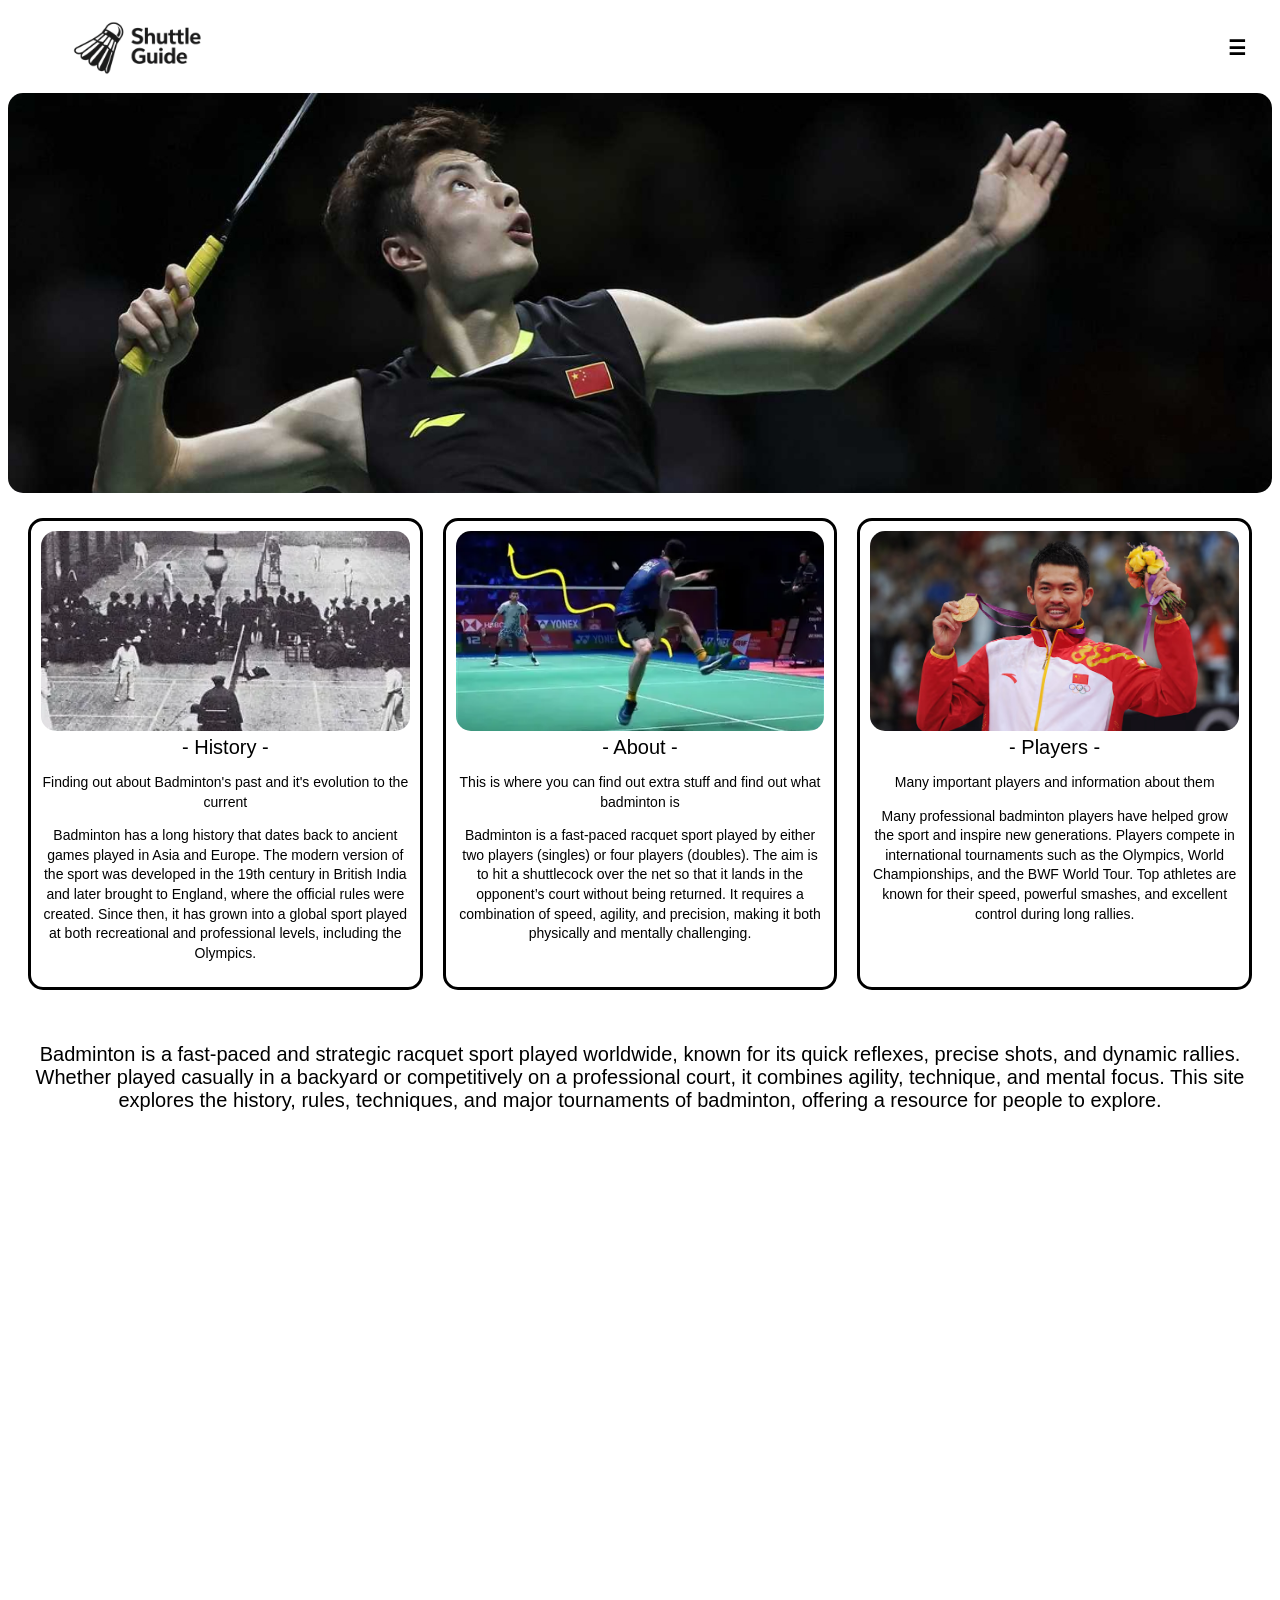
<file: index.html>
<!DOCTYPE html>
<html lang="en">
<head>
<title>Home</title>
<link rel="stylesheet" href="style.css">
<link rel="icon" type="image/png" href="images/favicon.png">
</head>
<body>
<div class="container">
        <div class="leftlogo">
         <a href="index.html"><img src="images/websitelogo.png" alt="logo" width="60" height="30"></a>
        </div>
    
        <div class="rightnav">
  <div class="dropdown">
    <button class="dropbtn">☰</button>
    <div class="dropdown-content">
      <a href="index.html">Home</a>
      <a href="players.html">Players</a>
      <a href="about.html">About</a>
      <a href="information.html">Information</a>
      <a href="history.html">History</a>
      <a href="source.html">Sources</a>
    </div>
  </div>
</div>
        <div class="bigimage"><a href="players.html"><img src="images/shiyuqimain.jpg" alt="shiyuqiimage"></a></div>
        <div class="smallimageswithdescription">
        <div class="card">
    <img src="images/oldbadminton.jpg" alt="history" class="cardimages">
    <a href="history.html" class="linkbox">- History -</a>
    <p>Finding out about Badminton's past and it's evolution to the current</p>
    <p>Badminton has a long history that dates back to ancient games played in Asia and Europe. The modern version of the sport was developed in the 19th century in British India and later brought to England, where the official rules were created. Since then, it has grown into a global sport played at both recreational and professional levels, including the Olympics.</p>
  </div>

  <div class="card">
    <img src="images/trickshot.jpg" alt="about" class="cardimages">
    <a href="about.html" class="linkbox">- About -</a>
    <p>This is where you can find out extra stuff and find out what badminton is</p>
    <p>Badminton is a fast-paced racquet sport played by either two players (singles) or four players (doubles). The aim is to hit a shuttlecock over the net so that it lands in the opponent’s court without being returned. It requires a combination of speed, agility, and precision, making it both physically and mentally challenging.</p>
  </div>

  <div class="card">
    <img src="images/lindanreal.jpg" alt="players" class="cardimages">
    <a href="players.html" class="linkbox">- Players -</a>
    <p>Many important players and information about them</p>
    <p>Many professional badminton players have helped grow the sport and inspire new generations. Players compete in international tournaments such as the Olympics, World Championships, and the BWF World Tour. Top athletes are known for their speed, powerful smashes, and excellent control during long rallies.</p>
  </div>
  </div>

 
     <div id="summary">
        <p>Badminton is a fast-paced and strategic racquet sport played worldwide, known for its quick reflexes, precise shots, and dynamic rallies. Whether played casually in a backyard or competitively on a professional court, it combines agility, technique, and mental focus. This site explores the history, rules, techniques, and major tournaments of badminton, offering a resource for people to explore.</p>
        </div>
    </div>
    

</body>
</html>
</file>
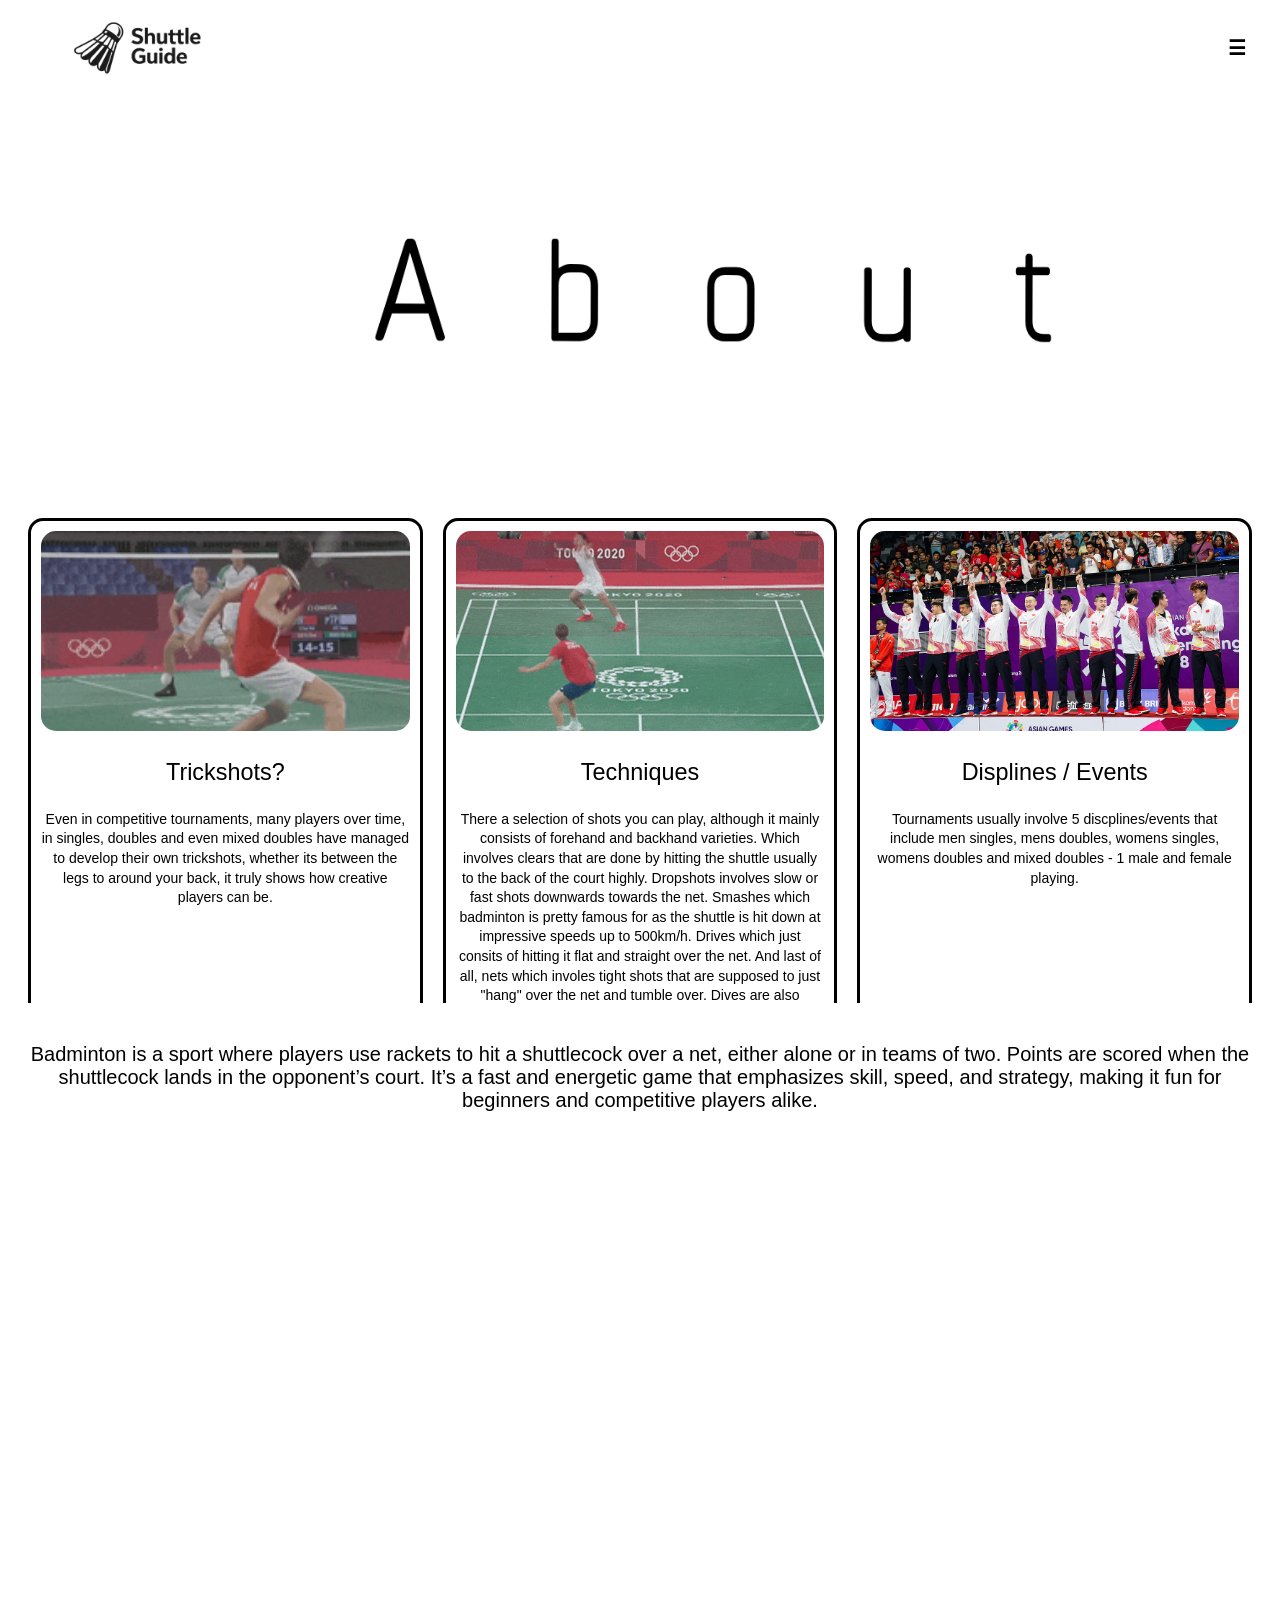
<file: about.html>
<!DOCTYPE html>
<html>
<head>
<title>About</title>
<link rel="stylesheet" href="style.css">
<link rel="icon" type="image/png" href="images/favicon.png">
</head>
<body>
<div class="aboutcontainer">
        <div class="leftlogo">
         <a href="index.html"><img src="images/websitelogo.png" alt="logo" width="60" height="30"></a>
        </div>
    
        <div class="rightnav">
  <div class="dropdown">
    <button class="dropbtn">☰</button>
    <div class="dropdown-content">
      <a href="index.html">Home</a>
      <a href="players.html">Players</a>
      <a href="about.html">About</a>
      <a href="information.html">Information</a>
      <a href="history.html">History</a>
    </div>
  </div>
</div>
        <div class="bigimage2"><img src="images/aboutbannerreal.jpg" alt="aboutbanner"></div>
        <div class="smallimageswithdescription">
        <div class="card">
    <img src="images/gif.gif" alt="history" class="cardimages">
    <h3>Trickshots?</h3>
    <p>Even in competitive tournaments, many players over time, in singles, doubles and even mixed doubles have managed to develop their own trickshots, whether its between the legs to around your back, it truly shows how creative players can be.</p>
  </div>

  <div class="card">
    <img src="images/gif2.gif" alt="about" class="cardimages">
    <h3>Techniques</h3>
    <p>There a selection of shots you can play, although it mainly consists of forehand and backhand varieties. Which involves clears that are done by hitting the shuttle usually to the back of the court highly. Dropshots involves slow or fast shots downwards towards the net. Smashes which badminton is pretty famous for as the shuttle is hit down at impressive speeds up to 500km/h. Drives which just consits of hitting it flat and straight over the net. And last of all, nets which involes tight shots that are supposed to just "hang" over the net and tumble over. Dives are also included in the game where it is usually used to save a shot that running or normally reaching out would not be able to do. Example Above :D - the guy in red is the one diving</p>
  </div>

  <div class="card">
    <img src="images/events.png" alt="players" class="cardimages">
    <h3>Displines / Events</h1>
    <p>Tournaments usually involve 5 discplines/events that include men singles, mens doubles, womens singles, womens doubles and mixed doubles - 1 male and female playing.</p>
  </div>
  </div>

  <div id="summary">
        <p>Badminton is a sport where players use rackets to hit a shuttlecock over a net, either alone or in teams of two. Points are scored when the shuttlecock lands in the opponent’s court. It’s a fast and energetic game that emphasizes skill, speed, and strategy, making it fun for beginners and competitive players alike.</p>
        </div>
    </div>
    

</body>
</html>
</file>
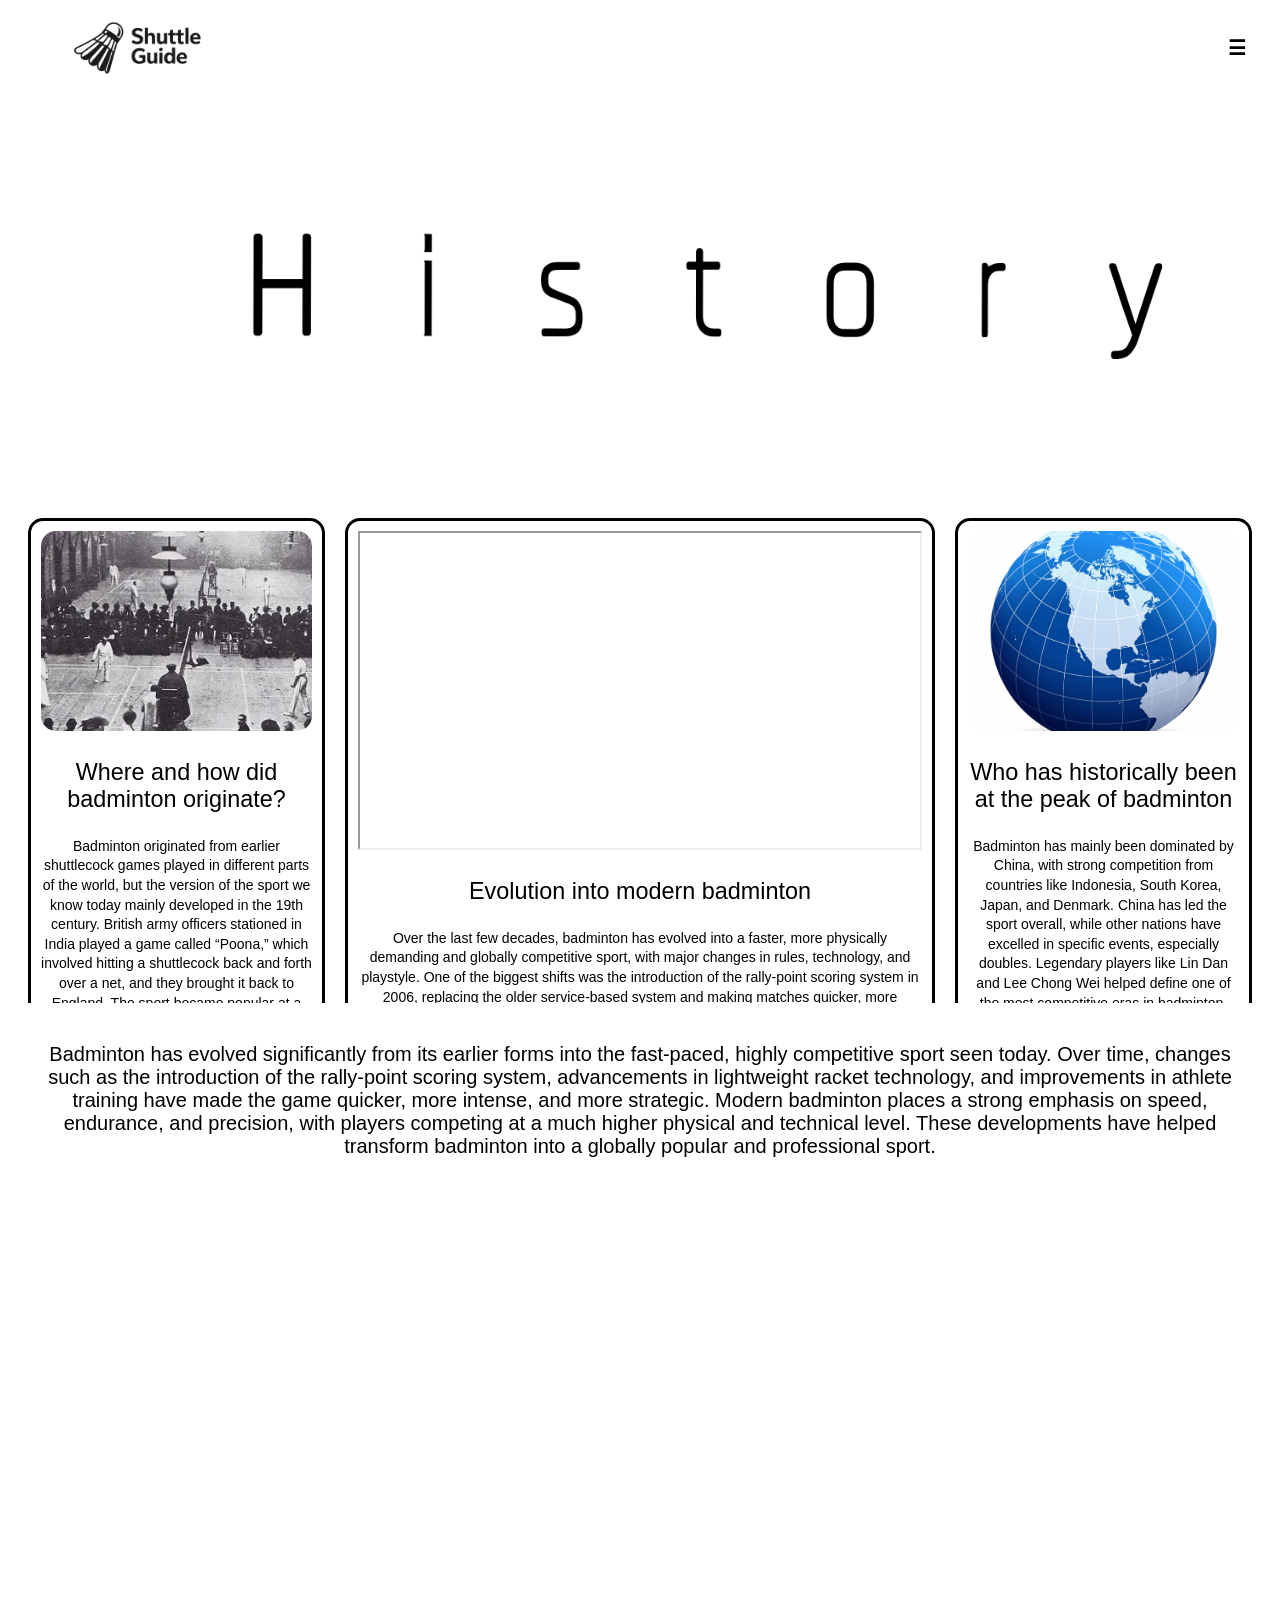
<file: history.html>
<!DOCTYPE html>
<html>
<head>
<title>History</title>
<link rel="stylesheet" href="style.css">
<link rel="icon" type="image/png" href="images/favicon.png">
</head>
<body>
<div class="aboutcontainer">
        <div class="leftlogo">
         <a href="index.html"><img src="images/websitelogo.png" alt="logo" width="60" height="30"></a>
        </div>
    
        <div class="rightnav">
  <div class="dropdown">
    <button class="dropbtn">☰</button>
    <div class="dropdown-content">
      <a href="index.html">Home</a>
      <a href="players.html">Players</a>
      <a href="about.html">About</a>
      <a href="information.html">Information</a>
      <a href="history.html">History</a>
    </div>
  </div>
</div>
        <div class="bigimage2"><img src="images/History Banner.jpg" alt="playerbanner"></div>
        <div class="smallimageswithdescription">
        <div class="card">
    <img src="images/oldbadminton.jpg" alt="history" class="cardimages">
    <h3>Where and how did badminton originate?</h3>
    <p>Badminton originated from earlier shuttlecock games played in different parts of the world, but the version of the sport we know today mainly developed in the 19th century. British army officers stationed in India played a game called “Poona,” which involved hitting a shuttlecock back and forth over a net, and they brought it back to England. The sport became popular at a gathering held at Badminton House in England, which is where it got its name. From there, the rules were refined and standardized in the late 1800s, leading to the modern indoor racket sport that spread internationally.</p>
  </div>

  <div class="card">
   <iframe 
   width="560" 
   height="315"
   src="https://www.youtube.com/embed/o6LIYgK4fpk">
   </iframe>
    <h3>Evolution into modern badminton</h3>
    <p>Over the last few decades, badminton has evolved into a faster, more physically demanding and globally competitive sport, with major changes in rules, technology, and playstyle. One of the biggest shifts was the introduction of the rally-point scoring system in 2006, replacing the older service-based system and making matches quicker, more intense, and easier for audiences to follow. Advances in racket technology—using lightweight materials like carbon fiber—have increased power and speed, allowing players to hit stronger smashes and react faster in rallies. Training and professionalism have also improved significantly, with players becoming more athletic, strategic, and consistent compared to earlier generations. The dominance of a few countries has expanded into a more competitive global field, while doubles play in particular has become much faster and more aggressive, with rapid exchanges at the net. Overall, modern badminton emphasizes speed, endurance, and precision far more than before, reflecting its evolution into a high-performance international sport.-</p>
  </div>

  <div class="card">
    <img src="images/globe.jpg" alt="players" class="cardimages">
    <h3>Who has historically been at the peak of badminton</h1>
    <p>Badminton has mainly been dominated by China, with strong competition from countries like Indonesia, South Korea, Japan, and Denmark. China has led the sport overall, while other nations have excelled in specific events, especially doubles. Legendary players like Lin Dan and Lee Chong Wei helped define one of the most competitive eras in badminton.</p>
  </div>
  </div>

  <div id="summary">
        <p>Badminton has evolved significantly from its earlier forms into the fast-paced, highly competitive sport seen today. Over time, changes such as the introduction of the rally-point scoring system, advancements in lightweight racket technology, and improvements in athlete training have made the game quicker, more intense, and more strategic. Modern badminton places a strong emphasis on speed, endurance, and precision, with players competing at a much higher physical and technical level. These developments have helped transform badminton into a globally popular and professional sport.</p>
        </div>
    </div>
    

</body>
</html>
</file>
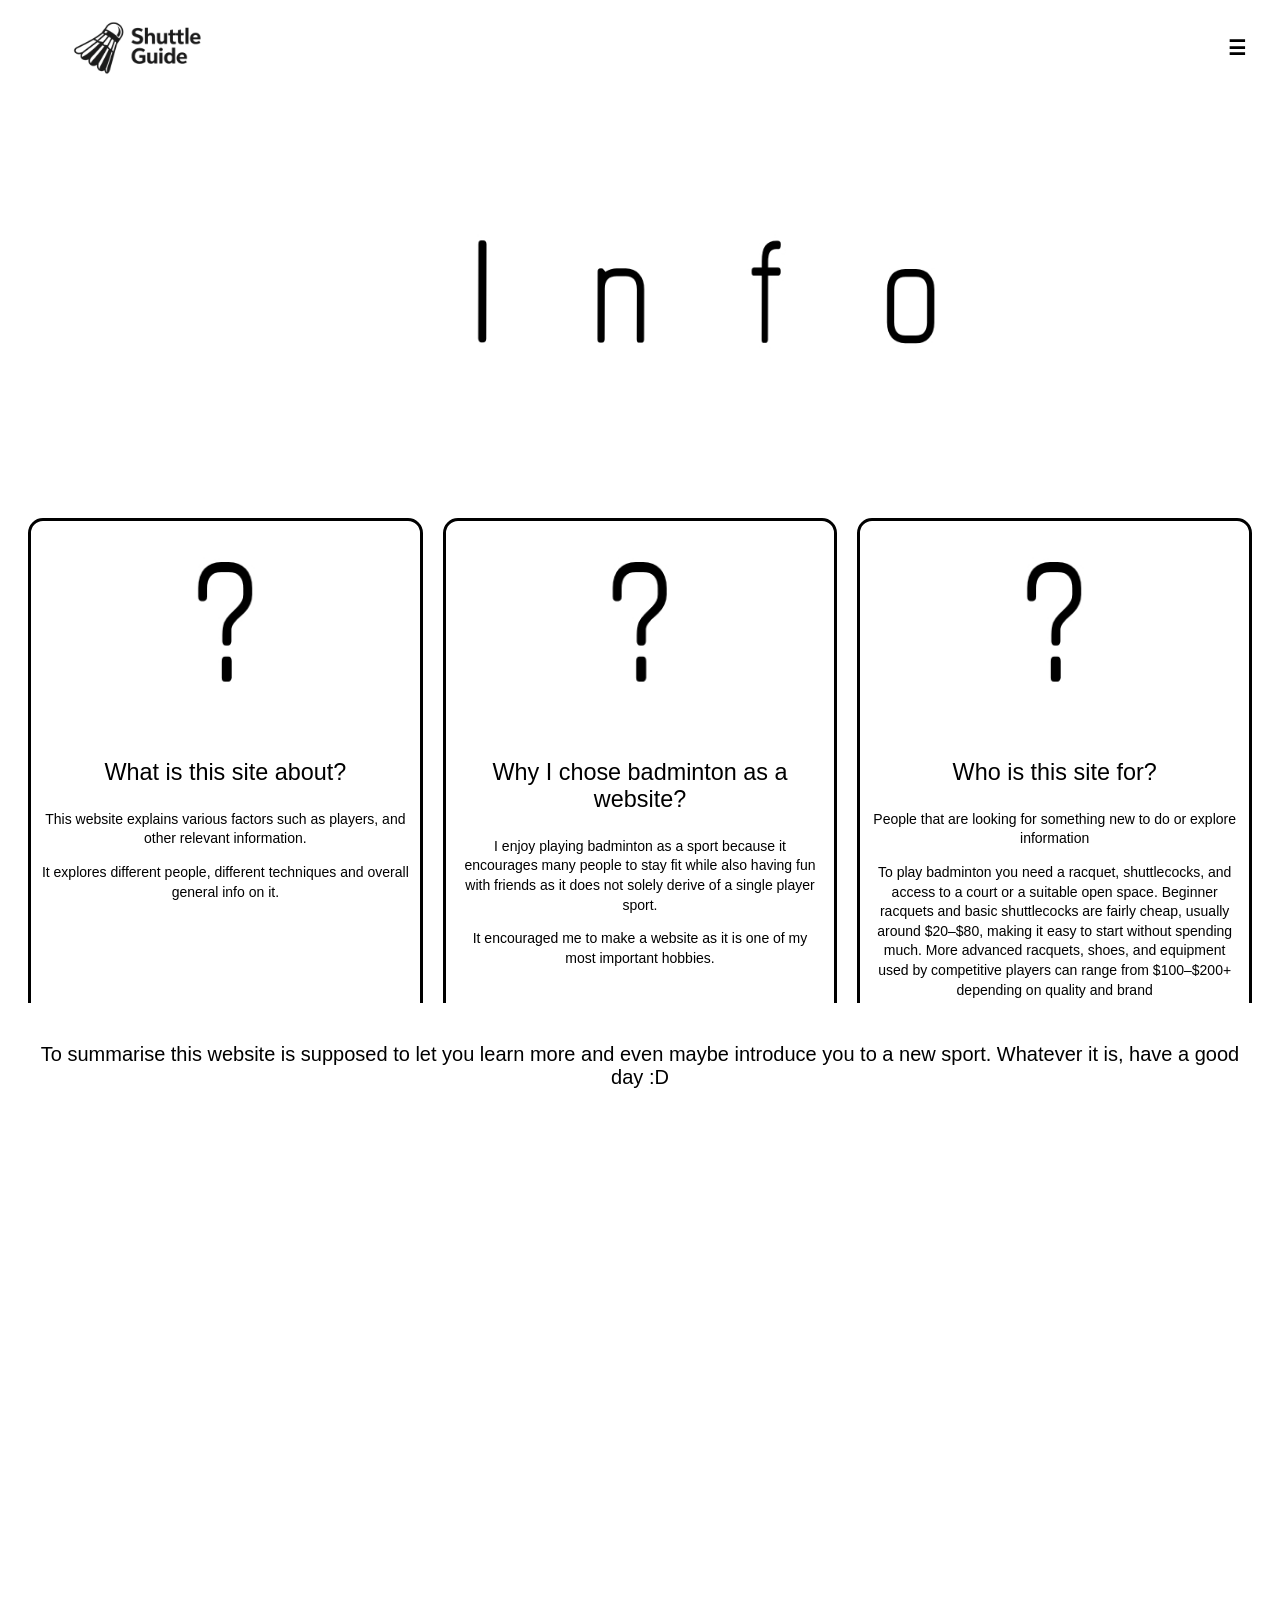
<file: information.html>
<!DOCTYPE html>
<html>
<head>
<title>Information</title>
<link rel="stylesheet" href="style.css">
<link rel="icon" type="image/png" href="images/favicon.png">
</head>
<body>
<div class="aboutcontainer">
        <div class="leftlogo">
         <a href="index.html"><img src="images/websitelogo.png" alt="logo" width="60" height="30"></a>
        </div>
    
        <div class="rightnav">
  <div class="dropdown">
    <button class="dropbtn">☰</button>
    <div class="dropdown-content">
      <a href="index.html">Home</a>
      <a href="players.html">Players</a>
      <a href="about.html">About</a>
      <a href="information.html">Information</a>
      <a href="history.html">History</a>
    </div>
  </div>
</div>
        <div class="bigimage2"><img src="images/Infobanner.jpg" alt="playerbanner"></div>
        <div class="smallimageswithdescription">
        <div class="card">
    <img src="images/questionmark.jpg" alt="history" class="cardimages">
    <h3>What is this site about?</h3>
    <p>This website explains various factors such as players, and other relevant information.</p>
    <p>It explores different people, different techniques and overall general info on it.</p>
  </div>

  <div class="card">
    <img src="images/questionmark.jpg" alt="about" class="cardimages">
    <h3>Why I chose badminton as a website?</h3>
    <p>I enjoy playing badminton as a sport because it encourages many people to stay fit while also having fun with friends as it does not solely derive of a single player sport.</p>
    <p>It encouraged me to make a website as it is one of my most important hobbies.</p>
  </div>

  <div class="card">
    <img src="images/questionmark.jpg" alt="players" class="cardimages">
    <h3>Who is this site for?</h1>
    <p>People that are looking for something new to do or explore information</p>
    <p>To play badminton you need a racquet, shuttlecocks, and access to a court or a suitable open space. Beginner racquets and basic shuttlecocks are fairly cheap, usually around $20–$80, making it easy to start without spending much. More advanced racquets, shoes, and equipment used by competitive players can range from $100–$200+ depending on quality and brand</p>
  </div>
  </div>

  <div id="summary">
        <p>To summarise this website is supposed to let you learn more and even maybe introduce you to a new sport. Whatever it is, have a good day :D</p>
        </div>
    </div>
    

</body>
</html>
</file>
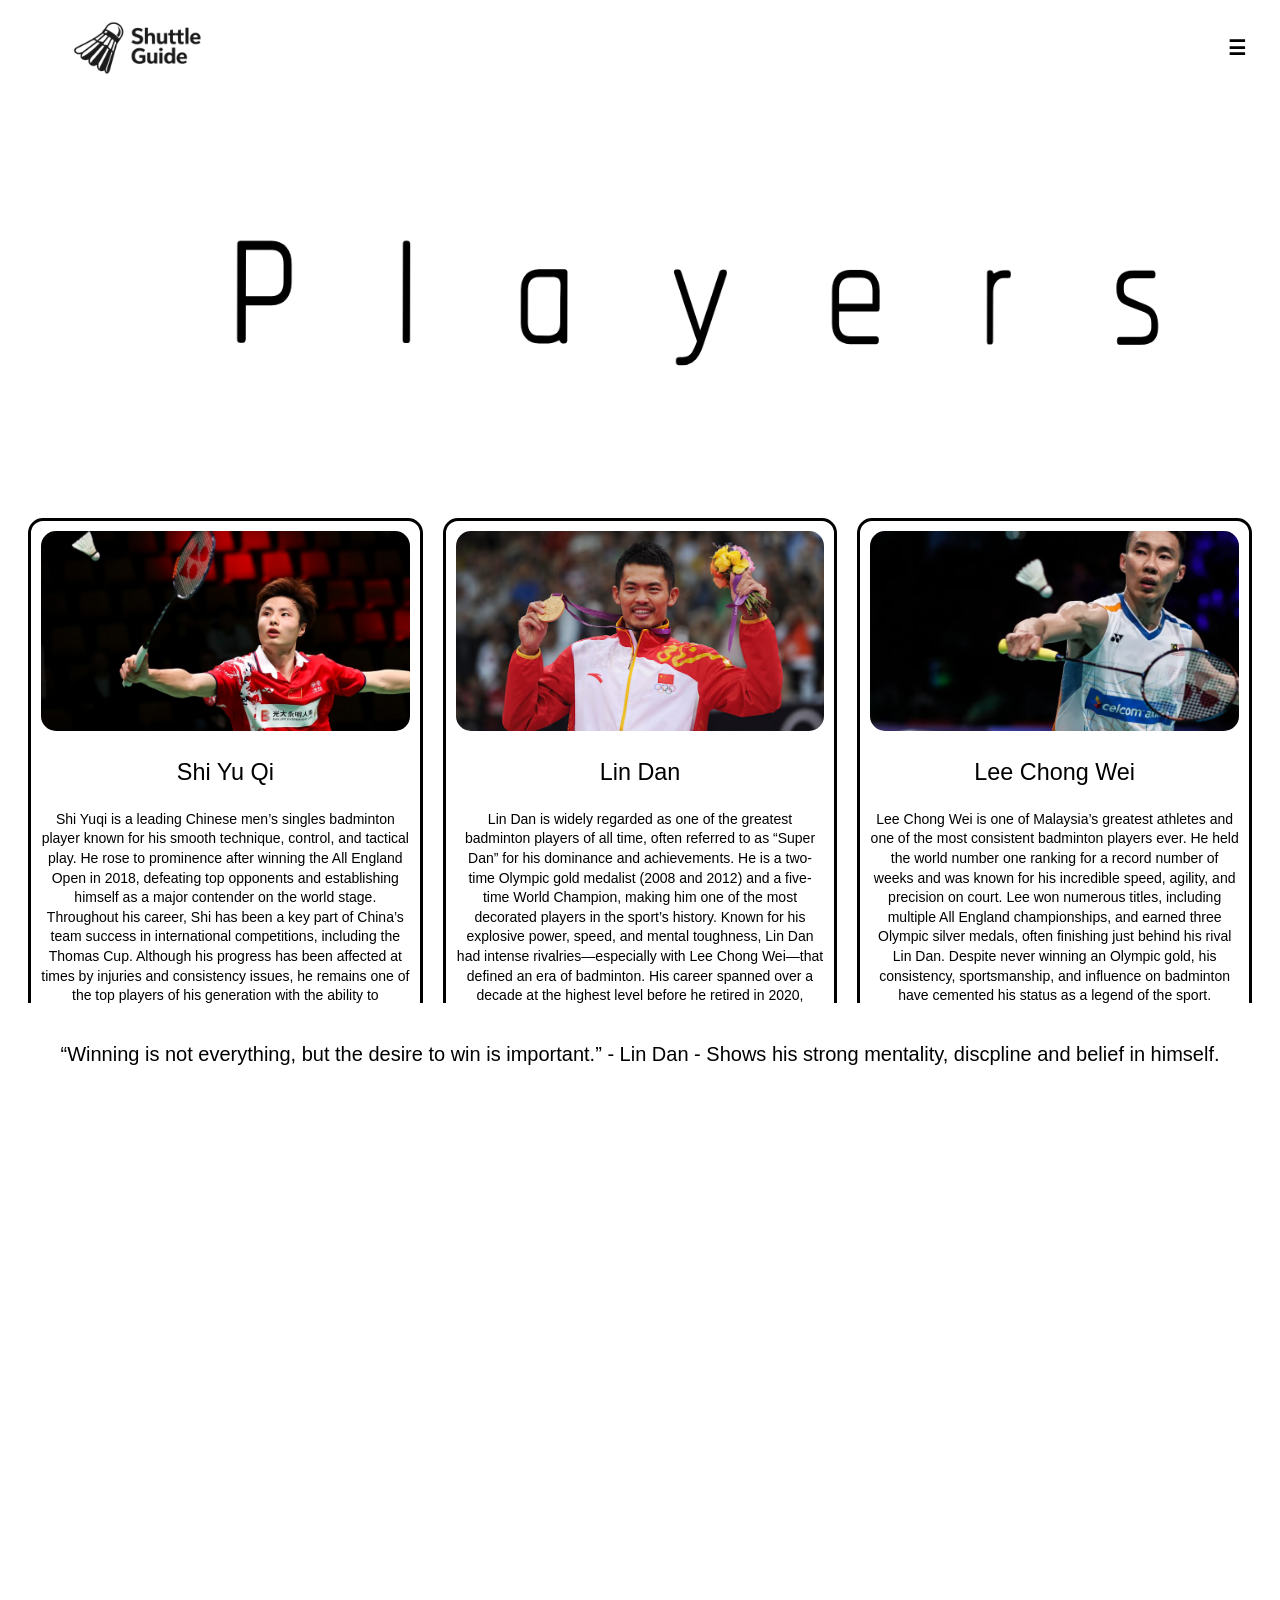
<file: players.html>
<!DOCTYPE html>
<html>
<head>
<title>Players</title>
<link rel="stylesheet" href="style.css">
<link rel="icon" type="image/png" href="images/favicon.png">
</head>
<body>
<div class="aboutcontainer">
        <div class="leftlogo">
         <a href="index.html"><img src="images/websitelogo.png" alt="logo" width="60" height="30"></a>
        </div>
    
        <div class="rightnav">
  <div class="dropdown">
    <button class="dropbtn">☰</button>
    <div class="dropdown-content">
      <a href="index.html">Home</a>
      <a href="players.html">Players</a>
      <a href="about.html">About</a>
      <a href="information.html">Information</a>
      <a href="history.html">History</a>
    </div>
  </div>
</div>
        <div class="bigimage2"><img src="images/Players Banner.jpg" alt="playerbanner"></div>
        <div class="smallimageswithdescription">
        <div class="card">
    <img src="images/shiyuqireal.jpg" alt="history" class="cardimages">
    <h3>Shi Yu Qi</h3>
    <p>Shi Yuqi is a leading Chinese men’s singles badminton player known for his smooth technique, control, and tactical play. He rose to prominence after winning the All England Open in 2018, defeating top opponents and establishing himself as a major contender on the world stage. Throughout his career, Shi has been a key part of China’s team success in international competitions, including the Thomas Cup. Although his progress has been affected at times by injuries and consistency issues, he remains one of the top players of his generation with the ability to challenge the best in the world.</p>
  </div>

  <div class="card">
    <img src="images/lindanreal.jpg" alt="about" class="cardimages">
    <h3>Lin Dan</h3>
    <p>Lin Dan is widely regarded as one of the greatest badminton players of all time, often referred to as “Super Dan” for his dominance and achievements. He is a two-time Olympic gold medalist (2008 and 2012) and a five-time World Champion, making him one of the most decorated players in the sport’s history. Known for his explosive power, speed, and mental toughness, Lin Dan had intense rivalries—especially with Lee Chong Wei—that defined an era of badminton. His career spanned over a decade at the highest level before he retired in 2020, leaving behind a legacy of excellence.</p>
  </div>

  <div class="card">
    <img src="images/leechongwei.jpg" alt="players" class="cardimages">
    <h3>Lee Chong Wei</h1>
    <p>Lee Chong Wei is one of Malaysia’s greatest athletes and one of the most consistent badminton players ever. He held the world number one ranking for a record number of weeks and was known for his incredible speed, agility, and precision on court. Lee won numerous titles, including multiple All England championships, and earned three Olympic silver medals, often finishing just behind his rival Lin Dan. Despite never winning an Olympic gold, his consistency, sportsmanship, and influence on badminton have cemented his status as a legend of the sport.</p>
  </div>
  </div>

  <div id="summary">
        <p>“Winning is not everything, but the desire to win is important.” - Lin Dan - Shows his strong mentality, discpline and belief in himself.</p>
        </div>
    </div>
    

</body>
</html>
</file>
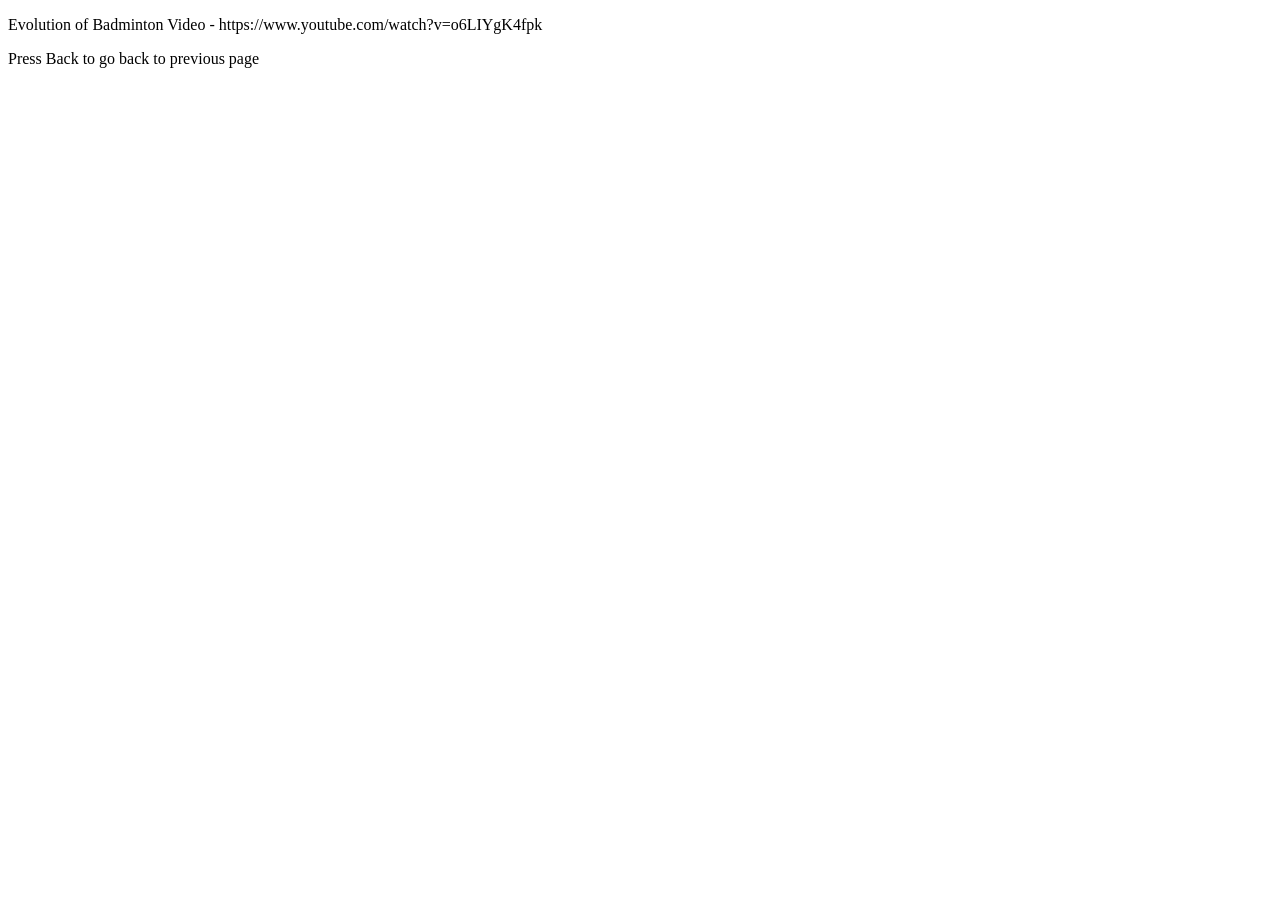
<file: source.html>
<!DOCTYPE html>
<html lang="en">
<head>
<title>Sources</title>
<link rel="stylesheet" href="style.css">
<link rel="icon" type="image/png" href="images/favicon.png">
</head>
<body>
<p>Evolution of Badminton Video - https://www.youtube.com/watch?v=o6LIYgK4fpk</p>
<p>Press Back to go back to previous page</p>
    

</body>
</html>
</file>
<file: style.css>
.container {
  display:grid;
  grid-template-columns: 1fr auto 1fr;
  grid-template-rows: 80px 400px 500px 600px;
  gap: 5px;
}

.container div {
 background-color: #ffffff;
 font-size: 20px;
}

.leftlogo {
  grid-column: 1;
  grid-row: 1;
  display:flex;
  gap:20px;
  align-items: center;
  padding-left: 20px;
  margin-top: 15px;
}

.leftlogo:hover img{
  transform: scale(1.1)
}

/* Right Nav Code */

.rightnav {
  grid-column: 3;
  grid-row: 1;
  display: flex;
  gap: 20px;
  align-items: center;
  justify-content: flex-end;
  padding-right: 20px;
  font-family: sans-serif;
  font-weight: 100;

}

.dropdown {
  position: relative;
}

.dropbtn {
  background: none;
  border: none;
  font-size: 20px;
  cursor: pointer;
  color: black;
  font-weight: bold;
}


.dropdown-content {
  display: none;
  position: absolute;
  top: 100%;     
  right: 0;      
  background-color: #222;
  min-width: 140px;
  border-radius: 5px;
  z-index: 1000; 
}

.dropdown-content a {
  display: block;
  padding: 10px;
  color: black;
  text-decoration: none;
}

.dropdown-content a:hover {
  background-color: #444;
  color: white;
}

.dropdown:hover .dropdown-content {
  display: block;
}

/* A Portion of the image code */

.bigimage {
  grid-column-start: 1;
  grid-column-end: 4;
  grid-row: 2;
}

.bigimage2 {
  grid-column-start: 1;
  grid-column-end: 4;
  grid-row: 2;
}

.bigimage img {
  width: 100%;
  height: 100%;
  object-fit: cover;
  border-radius: 15px;
  transition: transform 0.3s ease;
}

.bigimage:hover img {
  transform: translateY(-5px);
}

.bigimage2 img {
  width: 1400px;
  height: auto;
  object-fit: contain;
  border-radius: 15px;
  margin-left: 50px;
  overflow: hidden;
  border-bottom-left-radius: 15px;
  border-bottom-right-radius: 15px;
  transition: transform 0.3s ease;
}



.leftlogo img {
  height: 160px;   
  width: auto;    
  object-fit: contain;
}

#small1 {
 height: 400px;
 width: 400px;
}

img {
  max-width: 100%;
  height: auto;
}

/* Small Images (Cards) Code */

.smallimageswithdescription {
  grid-column: 1 / 4;       
  grid-row: 3;              
  
  display: grid;
  grid-template-columns: repeat(3, 1fr);  
  gap: 20px;               
  padding: 20px;
}


.card {
  border: 3px solid black;  
  border-radius: 15px;
  padding: 10px;
  text-align: center;
  background-color: #fff;  
  font-family: sans-serif;
  transition: transform 0.2s ease;
}

.card:hover {
  transform: translateY(-5px);
}


.card img {
  width: 100%;          
  height: 200px;         
  object-fit: cover;    
  border-radius: 15px; 
}

/* Summary Area */

#summary {
 text-align: center;
 font-family: sans-serif;
 padding: 20px;
 
 grid-column: 1/4;
 grid-row: 4;

 display: flex;
 justify-content: center;
 align-content: center;
}

/* Link Stuff */

a {
  color: black;
}


.linkbox {
  text-decoration: none;
  padding: 5px;
}

.linkbox:hover {
  transform: scale(1.2);
  background-color: #81968F;
}


.cardimages {
  border-radius: 10px;
}

.card p {
  font-size: 14px;
  line-height: 1.4;
}

h2 {
  font-weight: normal;
  font-family: Arial, Helvetica, sans-serif
}

h3 {
  font-weight: normal;
}

/* end of index container */


/* start of about container */

.aboutcontainer {
  display:grid;
  grid-template-columns: 1fr auto 1fr;
  grid-template-rows: 80px 400px 500px 600px;
  gap: 5px;
}


.aboutcontainer div {
 background-color: #ffffff;
 font-size: 20px;
}
</file>
